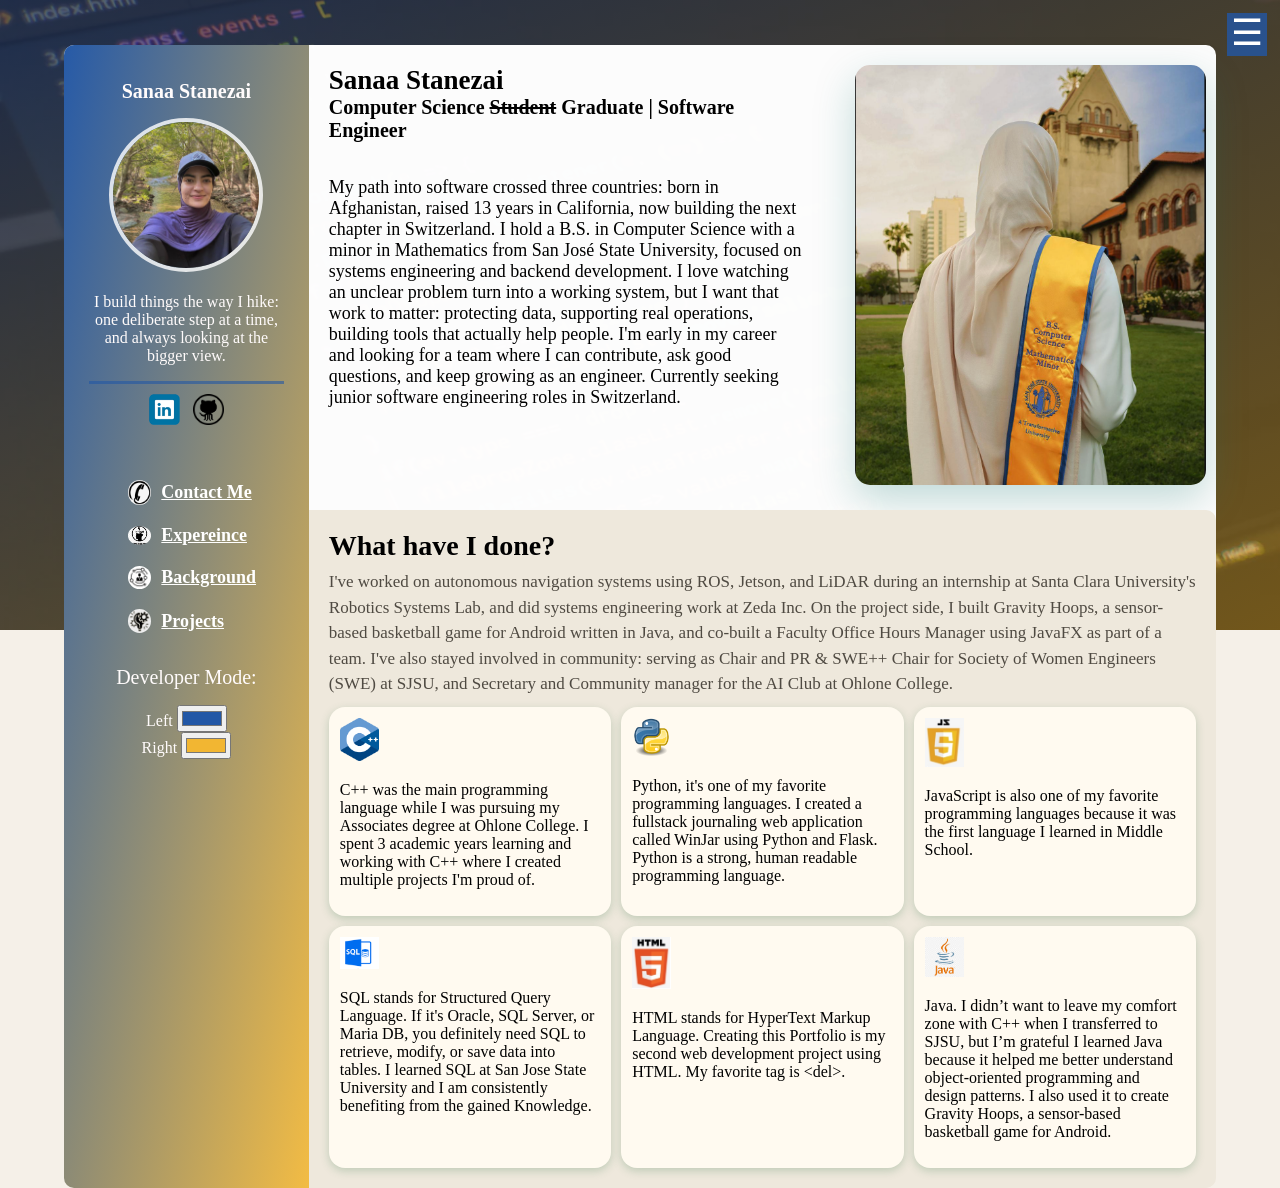
<file: index.html>
<!DOCTYPE html>
<html lang="en">
  <head>
    <link rel="stylesheet" />
    <link rel="stylesheet" href="./css/mainpage.css" />
    <meta charset="UTF-8" />
    <meta http-equiv="X-UA-Compatible" content="IE=edge" />
    <meta name="viewport" content="width=device-width, initial-scale=1.0" />
    <title>Sanaa Stanezai Portfolio</title>
  </head>
  <body>
    <header>
      <p id="menu-icon" onclick="openMenu()">&#9776;</p>
      <div id="navigation__background"></div>
      <nav id="navContent">
        <a href="javascript:void(0)" id="closebtn" onclick="closeMenu()"
          >&times;</a
        >
        <ul>
          <li><a href="./index.html">Home Page</a></li>
          <li><a href="./background/">Background</a></li>
          <li><a href="../experience/">Work Experience</a></li>
          <li><a href="./contact/">Contact me</a></li>
          <li><a href="./projects/">Projects</a></li>
        </ul>
      </nav>
    </header>

    <main id="wrapper">
      <section id="section-left">
        <article>
          <h1>Sanaa Stanezai</h1>
          <img src="images/Sanaa.jpeg" id="ProfileImg" />
          <p>
            I build things the way I hike: one deliberate step at a time, and always looking at the bigger view.
          </p>
          <section id="Section-links">
            <!-- <a href="https://www.facebook.com/zia.wsi/"
              ><img src="/images/facebook.png" alt="facebook"
            /></a> -->
            <a href="https://www.linkedin.com/in/sanaastanezai/"
              ><img src="./images/linkedin.png" alt="LinkedIn"
            /></a>
            <a href="https://github.com/Sanaa-3"
              ><img src="images/Github.png" alt="Github"
            /></a>
          </section>
          <section id="sectionProLinks">
            <a href="./contact/"
              ><img src="./images/contactme.jpg" id="proImage" />Contact Me</a
            >
            <a href="./experience/"
              ><img src="./images/experience.png" id="proImage" />Expereince
            </a>
            <a href="./background/"
              ><img src="./images/background.jpg" id="proImage" />Background
            </a>
            <a href="./projects/"
              ><img src="./images/Projects.jpg" id="proImage" />Projects
            </a>
          </section>
          <section id="developer-mode">
            <br />
            <label id="change-color">Developer Mode: </label>
            <p>
              <label id="lbl-left" name="color-left">Left</label>
              <input
                type="color"
                id="color-left"
                value="#2257a6"
                onchange="bgcolChange()"
              /><br />
              <label id="lbl-right" name="color-right">Right</label>
              <input
                type="color"
                id="color-right"
                value="#f2b632"
                onchange="bgcolChange()"
              />
            </p>
          </section>
        </article>
      </section>
      <section id="section-right-top">
        <span id="span-left"
          ><h1>Sanaa Stanezai</h1>
          <h2> Computer Science <del>Student</del> Graduate | Software Engineer </h2>
          <p>
            My path into software crossed three countries: born in Afghanistan, 
            raised 13 years in California, now building the next chapter in Switzerland.

            I hold a B.S. in Computer Science with a minor in Mathematics from San José State University, 
            focused on systems engineering and backend development. I love watching an unclear problem 
            turn into a working system, but I want that work to matter: protecting data, supporting real operations, 
            building tools that actually help people.

            I'm early in my career and looking for a team where I can contribute, ask good questions, 
            and keep growing as an engineer. Currently seeking junior software engineering roles in Switzerland.
          </p>
          <!-- <span id="span_leftLink">
            <abbr title="games"><a href="./games/" id="visitButton">Play a Game!</a></abbr
            ><abbr title="Other Pages"
            ></span> -->
        </span>
        <span id="span-right"
          ><img
            src="./images/HomePagePic.png"
            alt="Thanking God"
            id="ThanksGodImg"
          />
        </span>
      </section>
      <section id="section-right">
        <span id="section-right-span">
          <h1>What have I done?</h1>
          <p>
            I've worked on autonomous navigation systems using ROS, Jetson, and LiDAR during 
            an internship at Santa Clara University's Robotics Systems Lab, and did systems 
            engineering work at Zeda Inc. On the project side, I built Gravity Hoops, 
            a sensor-based basketball game for Android written in Java, and co-built a 
            Faculty Office Hours Manager using JavaFX as part of a team. I've also stayed 
            involved in community: serving as Chair and PR & SWE++ Chair for Society of Women Engineers (SWE) at SJSU, and 
            Secretary and Community manager for the AI Club at Ohlone College.
          </p>
        </span>

        <article id="article-c++">
          <img src="./images/cpp.webp" alt="C++-Logo" />
          <p>
            C++ was the main programming language while I was pursuing my
            Associates degree at Ohlone College. I spent 3 academic years learning and working with C++
            where I created multiple projects I'm proud of.
          </p>
        </article>
        <article id="article-python">
          <img src="./images/python.png" alt="Python-Logo" />
          <p>
            Python, it's one of my favorite programming languages. I created a fullstack journaling web
            application called WinJar using Python and Flask. Python is a
            strong, human readable programming language.
          </p>
        </article>
        <article id="article-javascript">
          <img src="./images/js.jpg" alt="Javascript-Logo" />
          <p>
            JavaScript is also one of my favorite programming languages because it
            was the first language I learned in Middle School.
          </p>
        </article>
        <article id="article-sql">
          <img src="./images/sql.png" alt="SQL-Logo" />
          <p>
            SQL stands for Structured Query Language. If it's Oracle, SQL Server,
            or Maria DB, you definitely need SQL to retrieve, modify, or save
            data into tables. I learned SQL at San Jose State University and I am
            consistently benefiting from the gained Knowledge.
          </p>
        </article>
        <article id="article-html">
          <img src="./images/html.jpg" alt="HTML-Logo" />
          <p>
            HTML stands for HyperText Markup Language. Creating this Portfolio 
            is my second web development project using HTML. My favorite tag
            is &lt;del&gt;.
          </p>
        </article>
        <article id="article-java">
          <img src="./images/java.png" alt="Java-Logo" />
          <p>
            Java. I didn’t want to leave my comfort zone with C++ when I transferred 
            to SJSU, but I’m grateful I learned Java because it helped me better understand 
            object-oriented programming and design patterns. I also used it to create Gravity
             Hoops, a sensor-based basketball game for Android.
          </p>
        </article>
      </section>
    </main>
    <article id="PopupNew">
      <img src="./images/newyear.jpg" id="newyear" />
    </article>
    <script src="./javascript/javascript.js"></script>
  </body>
</html>
</file>
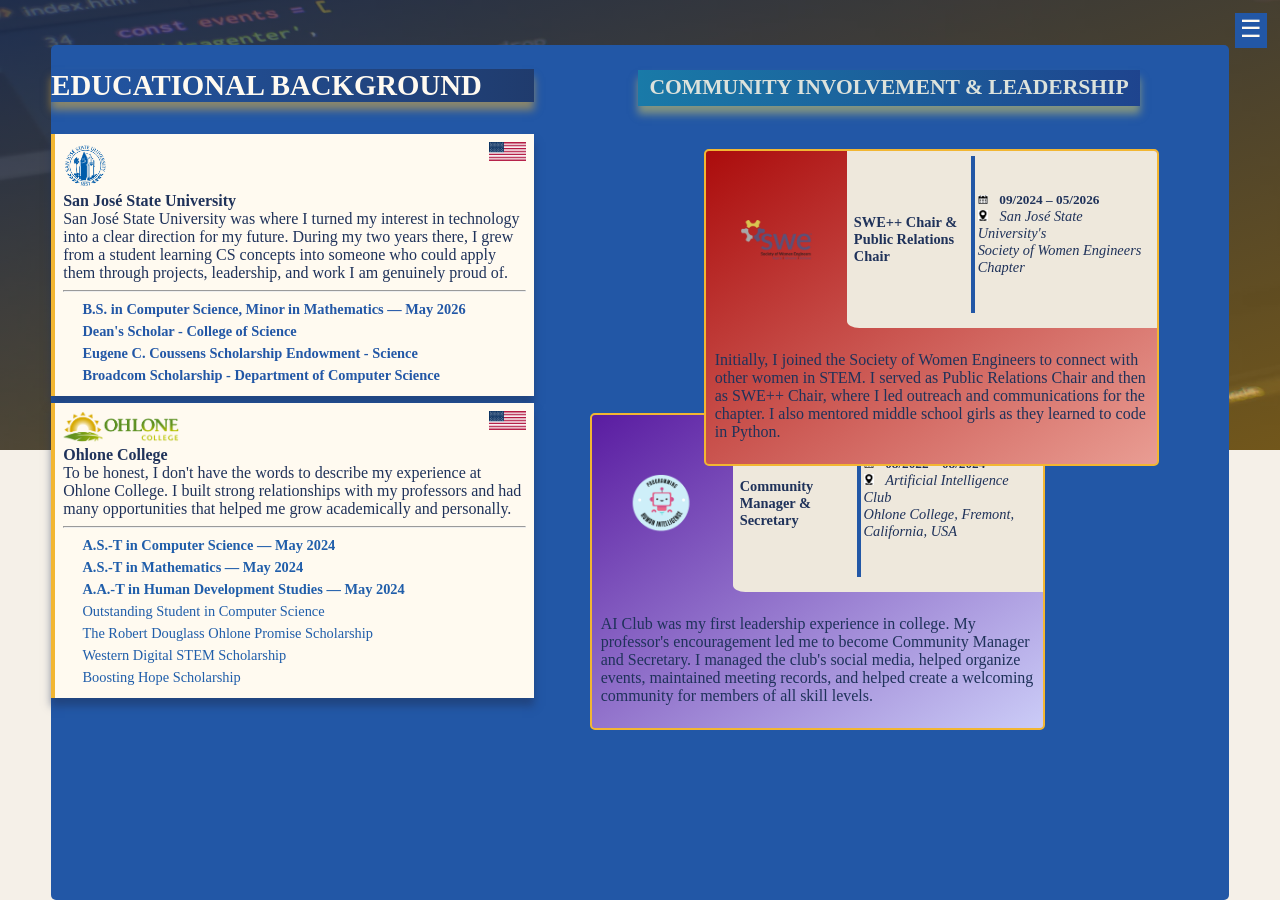
<file: background/index.html>
<!DOCTYPE html>
<html lang="en">
  <head>
    <link
      href="https://fonts.googleapis.com/css?family=Kalam"
      rel="stylesheet"
    />
    <link rel="stylesheet" href="../css/background.css" />
    <meta charset="UTF-8" />
    <meta http-equiv="X-UA-Compatible" content="IE=edge" />
    <meta name="viewport" content="width=device-width, initial-scale=1.0" />
    <title>Background | Sanaa Stanezai</title>
  </head>
  <body>
    <header>
      <p id="menu-icon" onclick="openMenu()">&#9776;</p>
      <div id="navigation__background"></div>
      <nav id="navContent">
        <a href="javascript:void(0)" id="closebtn" onclick="closeMenu()"
          >&times;</a
        >
        <ul>
          <li><a href="../index.html">Home Page</a></li>
          <li><a href="../background/">Background</a></li>
          <li><a href="../experience/">Experience</a></li>
          <li><a href="../contact/">Contact Me</a></li>
          <li><a href="../projects/">Projects</a></li>
        </ul>
      </nav>
    </header>

    <main id="wrapperbkg">
      <section id="section-info">
        <h1>Educational Background</h1>

        <div id="sjsu" class="art-all">
          <img class="big-logo" src="../images/sjsu.png" alt="SJSU logo" />
          <abbr title="Degree Location: United States of America">
            <img id="img-location" src="../images/usaflag.webp" alt="USA flag" />
          </abbr>
          <h2>San José State University</h2>

          <div class="education-details">
            <p>
              San José State University was where I turned my interest in
              technology into a clear direction for my future. During my two
              years there, I grew from a student learning CS concepts into
              someone who could apply them through projects, leadership, and
              work I am genuinely proud of.
            </p>
            <hr />
            <ul>
              <li>
                <strong>
                  <a href="https://drive.google.com/file/d/13r44Kr8G7DQvX1ex4oTI_jkxrCmm3jZp/view?usp=sharing" target="_blank" rel="noopener noreferrer">
                    B.S. in Computer Science, Minor in Mathematics — May 2026
                  </a>
                </strong>
              </li>
              <li>
                <a href="https://drive.google.com/file/d/1CS84oChz7kwqJPTGxJwVQ5xrPa9W3bMv/view?usp=sharing" target="_blank" rel="noopener noreferrer">
                  Dean's Scholar - College of Science
                </a>
              </li>
              <li>
                <a href="https://drive.google.com/file/d/1PF7adMMnn6h1o_n6OfIHgF4vII6mYUUw/view?usp=sharing" target="_blank" rel="noopener noreferrer">
                  Eugene C. Coussens Scholarship Endowment - Science
                </a>
              </li>
              <li>
                <a href="https://drive.google.com/file/d/1KFO1oPufxUKeJh7vyu1zgtsliHA0roFY/view?usp=sharing" target="_blank" rel="noopener noreferrer">
                  Broadcom Scholarship - Department of Computer Science
                </a>
              </li>
            </ul>
          </div>
        </div>

        <div id="art-pcoders" class="art-all">
          <img class="big-logo" src="../images/ohlonelogo.png" alt="Ohlone College logo" />
          <abbr title="Degree Location: United States of America">
            <img id="img-location" src="../images/usaflag.webp" alt="USA flag" />
          </abbr>
          <h2>Ohlone College</h2>

          <div class="education-details">
            <p>
              To be honest, I don't have the words to describe my experience at
              Ohlone College. I built strong relationships with my professors
              and had many opportunities that helped me grow academically and
              personally.
            </p>
            <hr />
            <ul>
              <li>
                <strong>A.S.-T in Computer Science — May 2024</strong>
              </li>

              <li>
                <strong>A.S.-T in Mathematics — May 2024</strong>
              </li>

              <li>
                <strong>A.A.-T in Human Development Studies — May 2024</strong>
              </li>

              <li>Outstanding Student in Computer Science</li>

              <li>The Robert Douglass Ohlone Promise Scholarship </li>
              <li>Western Digital STEM Scholarship </li>
              <li>Boosting Hope Scholarship </li>
            </ul>
          </div>
        </div>
      </section>

      <section id="section-background">
          <h1 id="community-heading">Community Involvement &amp; Leadership</h1>
        <article id="article-first">
          <span id="article-span">
            <a href="https://sjsu.swe.org/" target="_blank" rel="noopener noreferrer">
              <img src="../images/swe.webp" alt="Society of Women Engineers logo" />
            </a>
            <span id="article-span-span">
              <h4>SWE++ Chair &amp;<br />Public Relations Chair</h4>
              <span>
                <h5>
                  <img src="../images/calendar-icon-vector-22895109.jpg" alt="" />
                  09/2024 – 05/2026
                </h5>
                <address>
                  <img src="../images/address.png" alt="" />
                  San José State University's<br />Society of Women Engineers Chapter
                </address>
              </span>
            </span>
          </span>
          <p>
            Initially, I joined the Society of Women Engineers to connect with
            other women in STEM. I served as Public Relations Chair and then as
            SWE++ Chair, where I led outreach and communications for the chapter.
            I also mentored middle school girls as they learned to code in Python.
          </p>
        </article>

        <article id="article-two">
          <span id="article-span">
            <a href="https://www.instagram.com/ohloneaiclub/?hl=en" target="_blank" rel="noopener noreferrer">
              <img src="../images/aiclub.png" alt="Ohlone AI Club logo" />
            </a>
            <span id="article-span-span">
              <h4>Community Manager &amp;<br />Secretary</h4>
              <span>
                <h5>
                  <img src="../images/calendar-icon-vector-22895109.jpg" alt="" />
                  08/2022 – 08/2024
                </h5>
                <address>
                  <img src="../images/address.png" alt="" />
                  Artificial Intelligence Club<br />
                  Ohlone College, Fremont, California, USA
                </address>
              </span>
            </span>
          </span>
          <p>
            AI Club was my first leadership experience in college. My professor's
            encouragement led me to become Community Manager and Secretary. I
            managed the club's social media, helped organize events, maintained
            meeting records, and helped create a welcoming community for members
            of all skill levels.
          </p>
        </article>
      </section>
    </main>

    <script src="../javascript/javascript.js"></script>
  </body>
</html>
</file>
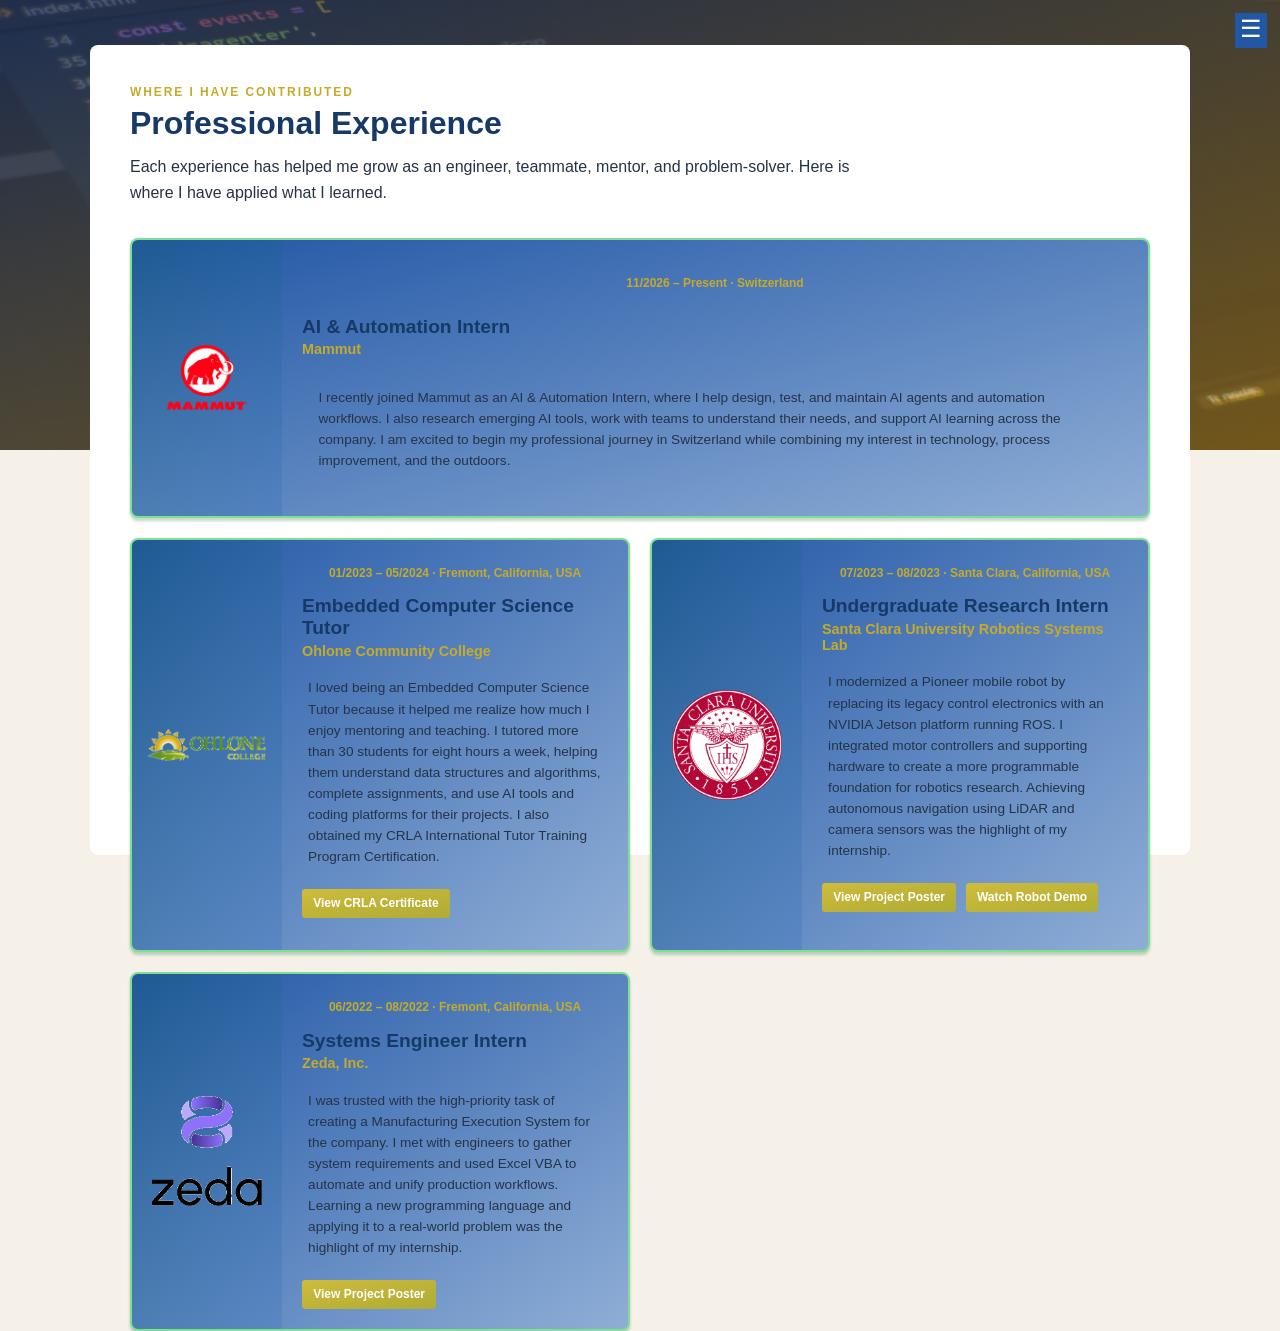
<file: experience/index.html>
<!DOCTYPE html>
<html lang="en">
  <head>
    <link rel="stylesheet" href="../css/background.css" />
    <link rel="stylesheet" href="../css/experience.css" />
    <meta charset="UTF-8" />
    <meta http-equiv="X-UA-Compatible" content="IE=edge" />
    <meta name="viewport" content="width=device-width, initial-scale=1.0" />
    <title>Experience | Sanaa Stanezai</title>
  </head>
  <body>
    <header>
      <p id="menu-icon" onclick="openMenu()">&#9776;</p>
      <div id="navigation__background"></div>
      <nav id="navContent">
        <a href="javascript:void(0)" id="closebtn" onclick="closeMenu()">&times;</a>
        <ul>
          <li><a href="../index.html">Home Page</a></li>
          <li><a href="../background/">Background</a></li>
          <li><a href="../experience/">Experience</a></li>
          <li><a href="../contact/">Contact Me</a></li>
          <li><a href="../projects/">Projects</a></li>
        </ul>
      </nav>
    </header>

    <main id="experience-page">
      <section class="experience-intro">
        <p class="section-label">WHERE I HAVE CONTRIBUTED</p>
        <h1>Professional Experience</h1>
        <p>
          Each experience has helped me grow as an engineer, teammate, mentor,
          and problem-solver. Here is where I have applied what I learned.
        </p>
      </section>

      <section class="experience-grid">
        <article class="experience-card featured-experience">
          <div class="experience-logo">
            <a href="https://www.mammut.com/" target="_blank" rel="noopener noreferrer">
              <img src="../images/mammut.png" alt="Mammut logo" />
            </a>
          </div>
          <div class="experience-content">
            <p class="experience-date">11/2026 – Present · Switzerland</p>
            <h2>AI &amp; Automation Intern</h2>
            <h3>Mammut</h3>
            <p>
              I recently joined Mammut as an AI &amp; Automation Intern, 
              where I help design, test, and maintain AI agents and automation workflows. 
              I also research emerging AI tools, work with teams to understand their needs, 
              and support AI learning across the company. I am excited to begin my 
              professional journey in Switzerland while combining my interest in technology,
              process improvement, and the outdoors.
            </p>
          </div>
        </article>

        <article class="experience-card">
          <div class="experience-logo">
            <a href="https://www.ohlone.edu/" target="_blank" rel="noopener noreferrer">
              <img src="../images/ohlonelogo.png" alt="Ohlone College logo" />
            </a>
          </div>
          <div class="experience-content">
            <p class="experience-date">01/2023 – 05/2024 · Fremont, California, USA</p>
            <h2>Embedded Computer Science Tutor</h2>
            <h3>Ohlone Community College</h3>
            <p>
              I loved being an Embedded Computer Science Tutor because it helped
              me realize how much I enjoy mentoring and teaching. I tutored more
              than 30 students for eight hours a week, helping them understand
              data structures and algorithms, complete assignments, and use AI
              tools and coding platforms for their projects.

              I also obtained my CRLA International Tutor Training Program Certification.

              <div class="experience-links">
              <a href="https://drive.google.com/file/d/1crjp1Ae_Su4-ireQcYCEhN6z4MJ4jiOa/view?usp=sharing" target="_blank" rel="noopener noreferrer">View CRLA Certificate</a>
            </div>
            </p>
          </div>
        </article>

        <article class="experience-card">
          <div class="experience-logo">
            <a href="https://www.scu.edu/engineering/labs--research/labs/robotic-systems-lab/" target="_blank" rel="noopener noreferrer">
              <img src="../images/scu.webp" alt="Santa Clara University logo" />
            </a>
          </div>
          <div class="experience-content">
            <p class="experience-date">07/2023 – 08/2023 · Santa Clara, California, USA</p>
            <h2>Undergraduate Research Intern</h2>
            <h3>Santa Clara University Robotics Systems Lab</h3>
            <p>
              I modernized a Pioneer mobile robot by replacing its legacy control
              electronics with an NVIDIA Jetson platform running ROS. I integrated
              motor controllers and supporting hardware to create a more
              programmable foundation for robotics research. Achieving autonomous
              navigation using LiDAR and camera sensors was the highlight of my internship.
            </p>
            <div class="experience-links">
              <a href="https://drive.google.com/file/d/1YhQgRKAZLiJKjds8xnyAPMmK_Qg6fGPA/view?usp=sharing" target="_blank" rel="noopener noreferrer">View Project Poster</a>
              <a href="https://drive.google.com/file/d/1Axq8AyDSx8q7t3Zu-mJaMgQc-SthbMRo/view?usp=sharing" target="_blank" rel="noopener noreferrer">Watch Robot Demo</a>
            </div>
          </div>
        </article>

        <article class="experience-card">
          <div class="experience-logo">
            <a href="https://www.z8a.com/" target="_blank" rel="noopener noreferrer">
              <img src="../images/zeda.png" alt="Zeda logo" />
            </a>
          </div>
          <div class="experience-content">
            <p class="experience-date">06/2022 – 08/2022 · Fremont, California, USA</p>
            <h2>Systems Engineer Intern</h2>
            <h3>Zeda, Inc.</h3>
            <p>
              I was trusted with the high-priority task of creating a Manufacturing
              Execution System for the company. I met with engineers to gather
              system requirements and used Excel VBA to automate and unify
              production workflows. Learning a new programming language and
              applying it to a real-world problem was the highlight of my internship.
            </p>
            <div class="experience-links">
              <a href="https://docs.google.com/presentation/d/1Vh11tpEjgflU6zjbH2adVwfu2jbktu5F/edit?usp=sharing&amp;ouid=117404955061489501781&amp;rtpof=true&amp;sd=true" target="_blank" rel="noopener noreferrer">View Project Poster</a>
            </div>
          </div>
        </article>
      </section>
    </main>

    <script src="../javascript/javascript.js"></script>
  </body>
</html>
</file>
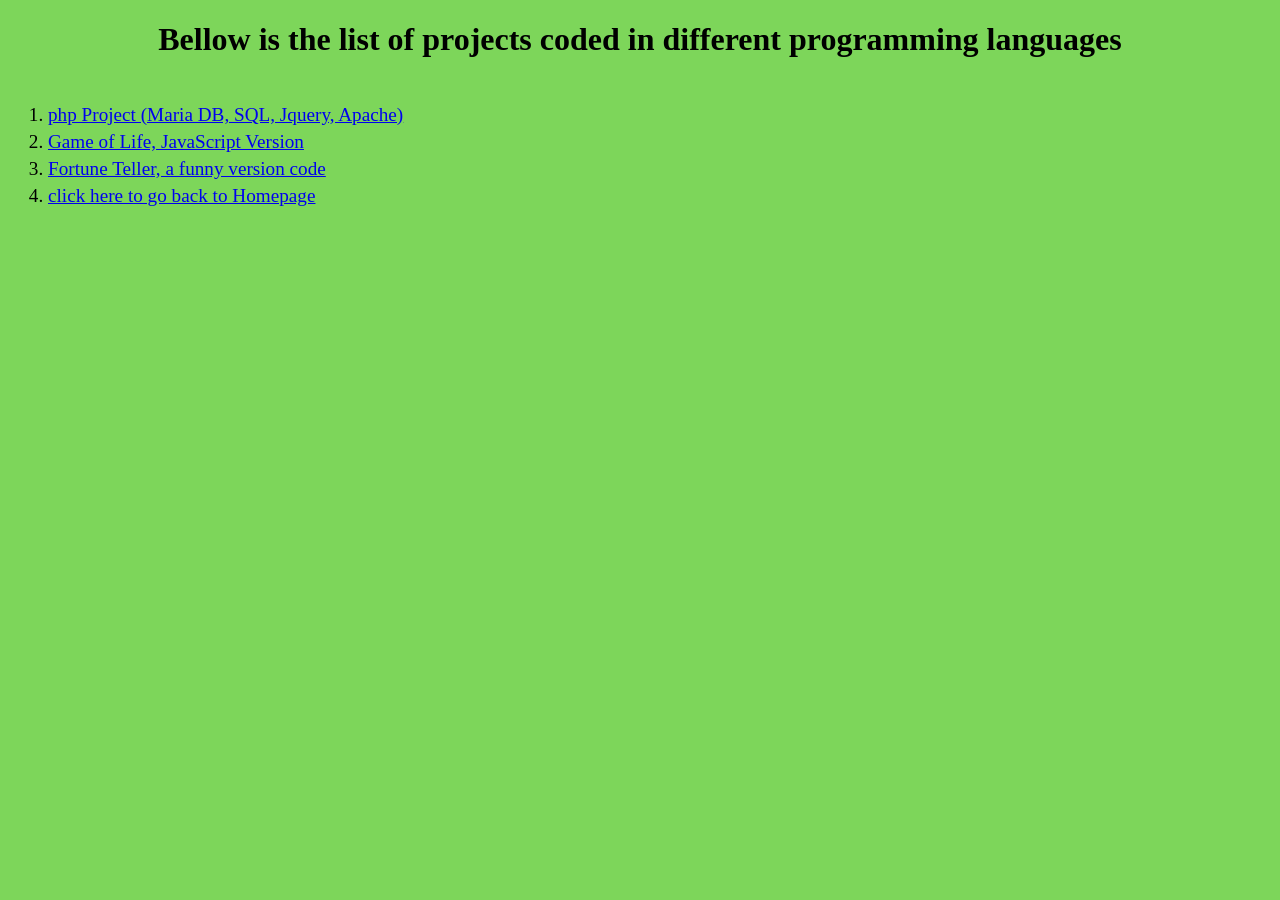
<file: OtherPages/index.html>
<!DOCTYPE html>
<html lang="en">
  <head>
    <meta charset="UTF-8" />
    <meta http-equiv="X-UA-Compatible" content="IE=edge" />
    <meta name="viewport" content="width=device-width, initial-scale=1.0" />
    <title>Comming Soon</title>
    <style>
      body {
        background-color: rgb(125, 214, 90);
      }
      div {
        display: flex;
        align-items: flex-start;
        flex-direction: column;
        font-size: 120%;
      }
      li {
        padding-top: 5px;
      }
      h1 {
        text-align: center;
      }
    </style>
  </head>
  <body>
    <h1>
      Bellow is the list of projects coded in different programming languages
    </h1>
    <div>
      <ol>
        <li>
          <a id="phpplatform" href="http://discountforeveryone.atwebpages.com/"
            >php Project (Maria DB, SQL, Jquery, Apache)</a
          >
        </li>
        <li>
          <a id="GameOfLife" href="./projects/GameofLife"
            >Game of Life, JavaScript Version</a
          >
        </li>
        <li>
          <a id="GameOfLife" href="./projects/FortunteTeller/"
            >Fortune Teller, a funny version code</a
          >
        </li>
        <li>
          <a id="goHomePage" href="../index.html"
            >click here to go back to Homepage</a
          >
        </li>
      </ol>
    </div>
    <!-- <script>
      getText = 5000;
      function reduceNumber() {
        getText = parseInt(getText);
        if (getText > 0) {
          getText = getText - 1;
          textToDisplay = `Within ${getText} seconds you will redirect to 000webhostapp for my project in Apache, MYSQL and PHP.`;
          document.getElementById("timer4Sec").innerHTML = textToDisplay;
        } else {
          window.location.href =
            "https://myprojectpowercoders.000webhostapp.com/";
          clearInterval(myInterval);
        }
      }
      myInterval = setInterval(reduceNumber, 1000);
    </script> -->
  </body>
</html>
</file>
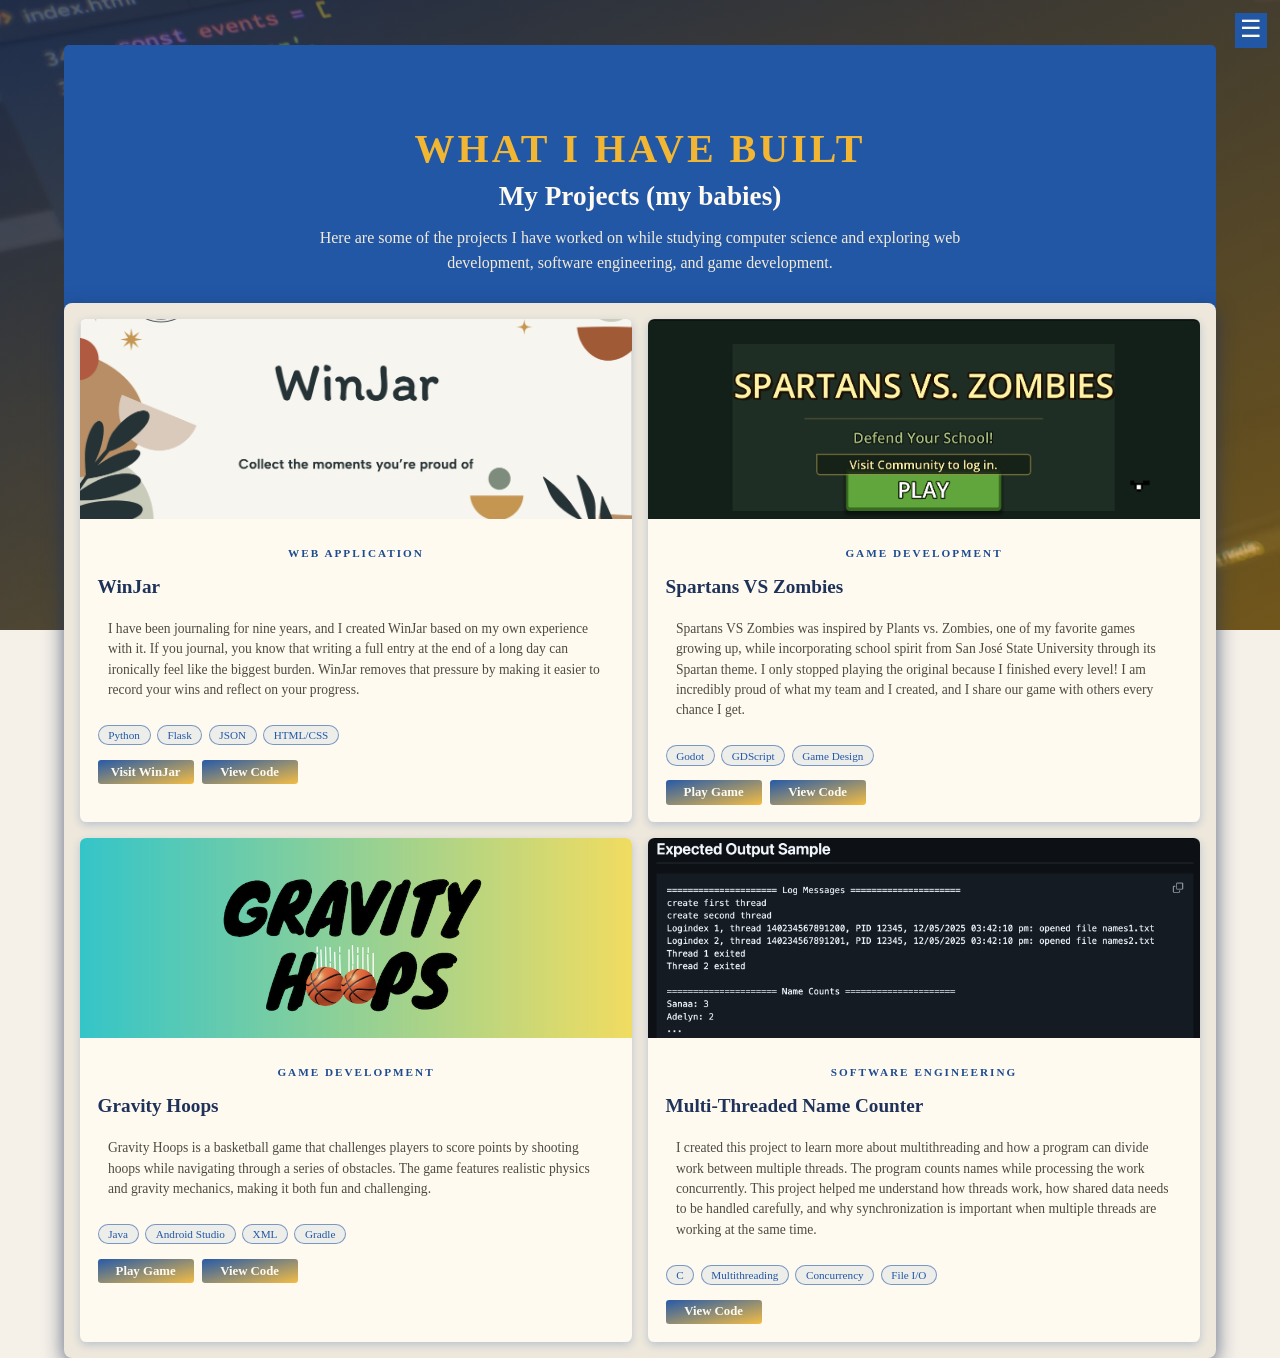
<file: projects/index.html>
<!DOCTYPE html>
<html lang="en">
  <head>

    <link rel="stylesheet" href="../css/background.css" />
    <link rel="stylesheet" href="../css/projects.css" />

    <meta charset="UTF-8" />
    <meta http-equiv="X-UA-Compatible" content="IE=edge" />
    <meta name="viewport" content="width=device-width, initial-scale=1.0" />

    <title>Projects | Sanaa</title>
  </head>

  <body>
    <header>
      <p id="menu-icon" onclick="openMenu()">&#9776;</p>
      <div id="navigation__background"></div>

      <nav id="navContent">
        <a href="javascript:void(0)" id="closebtn" onclick="closeMenu()"
          >&times;</a
        >

        <ul>
          <li><a href="../index.html">Home Page</a></li>
          <li><a href="../background/">Background</a></li>
          <li><a href="../experience/">Work Experience</a></li>
          <li><a href="../contact/">Contact me</a></li>
          <li><a href="../projects/">Projects</a></li>
        </ul>
      </nav>
    </header>

    <main id="projects-page">
      <section class="projects-intro">
        <p class="section-label">WHAT I HAVE BUILT</p>

        <h1>My Projects (my babies)</h1>

        <p>
          Here are some of the projects I have worked on while studying
          computer science and exploring web development, software engineering,
          and game development.
        </p>
      </section>

      <section class="projects-grid">
        <article class="project-card">
          <div class="project-image">
            <img
              src="../images/WinJar.png"
              alt="Screenshot of the WinJar web application"
            />
          </div>

          <div class="project-content">
            <p class="project-type">WEB APPLICATION</p>

            <h2>WinJar</h2>

            <p>
              I have been journaling for nine years, and I created
               WinJar based on my own experience with it. If you journal, 
               you know that writing a full entry at the end of a long day can 
               ironically feel like the biggest burden. WinJar removes that pressure
                by making it easier to record your wins and reflect on your progress.
            </p>

            <div class="project-tools">
              <span>Python</span>
              <span>Flask</span>
              <span>JSON</span>
              <span>HTML/CSS</span>
            </div>

            <div class="project-links">
              <a
                href="https://winjar-journaling.onrender.com/"
                target="_blank"
                rel="noopener noreferrer"
              >
                Visit WinJar
              </a>

              <a
                href="https://github.com/Sanaa-3/WinJar"
                target="_blank"
                rel="noopener noreferrer"
              >
                View Code
              </a>
            </div>
          </div>
        </article>

        <article class="project-card">
          <div class="project-image">
            <img
              src="../images/SpartansVSZombies.png"
              alt="Screenshot of the Spartans VS Zombies game"
            />
          </div>

          <div class="project-content">
            <p class="project-type">GAME DEVELOPMENT</p>

            <h2>Spartans VS Zombies</h2>

            <p>
              Spartans VS Zombies was inspired by Plants vs. Zombies, one of my favorite 
              games growing up, while incorporating school spirit from San José State 
              University through its Spartan theme. I only stopped playing the original
               because I finished every level! I am incredibly proud of what my team and
                I created, and I share our game with others every chance I get.
            </p>

            <div class="project-tools">
              <span>Godot</span>
              <span>GDScript</span>
              <span>Game Design</span>
            </div>

            <div class="project-links">
              <a
                href="https://team100.itch.io/spartans-vs-zombies"
                target="_blank"
                rel="noopener noreferrer"
              >
                Play Game
              </a>

              <a
                href="https://github.com/Sanaa-3/Spartans-VS-Zombies"
                target="_blank"
                rel="noopener noreferrer"
              >
                View Code
              </a>
            </div>
          </div>
        </article>
        

        <article class="project-card">
          <div class="project-image">
            <img
              src="../images/GravityHoops.png"
              alt="Screenshot of the Gravity Hoops game"
            />
          </div>

          <div class="project-content">
            <p class="project-type">GAME DEVELOPMENT</p>

            <h2>Gravity Hoops</h2>

            <p>
              Gravity Hoops is a basketball game that challenges players to score points 
              by shooting hoops while navigating through a series of obstacles. The game 
              features realistic physics and gravity mechanics, making it both fun and challenging.
            </p>

            <div class="project-tools">
              <span>Java</span>
              <span>Android Studio</span>
              <span>XML</span>
              <span>Gradle</span>
            </div>

            <div class="project-links">
              <a
                href="https://appetize.io/app/b_q2dvhqoraylqd7fwirbfroqujm?device=pixel7&osVersion=13.0&toolbar=true"
                target="_blank"
                rel="noopener noreferrer"
              >
                Play Game
              </a>

              <a
                href="https://github.com/Sanaa-3/Gravity-Hoops"
                target="_blank"
                rel="noopener noreferrer"
              >
                View Code
              </a>
            </div>
          </div>
        </article>
        
        <article class="project-card">
          <div class="project-image">
            <img
              src="../images/MultiThreadedNameCounter.png"
              alt="Screenshot of the Multi-Threaded Name Counter project"
            />
          </div>

          <div class="project-content">
            <p class="project-type">SOFTWARE ENGINEERING</p>

            <h2>Multi-Threaded Name Counter</h2>

            <p>
              I created this project to learn more about multithreading and how a program
            can divide work between multiple threads. The program counts names while
            processing the work concurrently. This project helped me understand how
            threads work, how shared data needs to be handled carefully, and why
            synchronization is important when multiple threads are working at the same
            time.
            </p>

            <div class="project-tools">
            <span>C</span>
            <span>Multithreading</span>
            <span>Concurrency</span>
            <span>File I/O</span>
          </div>

            <div class="project-links">
              <a
                href="https://github.com/Sanaa-3/Multithreaded-Name-Counter"
                target="_blank"
                rel="noopener noreferrer"
              >
                View Code
              </a>
            </div>
          </div>
        </article>


      </section>
    </main>

    <footer>
      <p>© 2024 Sanaa Stanezai</p>
    </footer>

    <script src="../javascript/javascript.js"></script>
  </body>
</html>
</file>
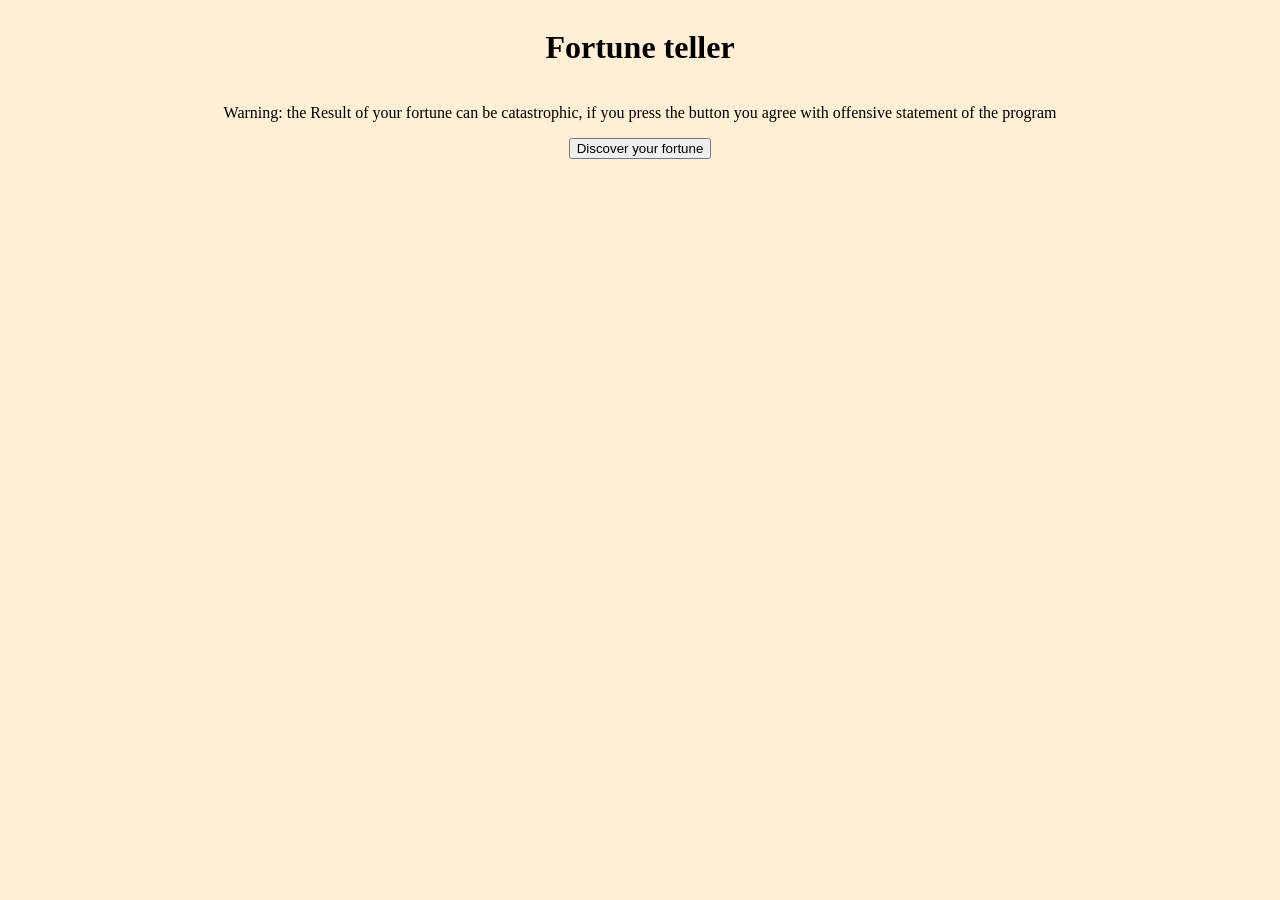
<file: OtherPages/games/FortunteTeller/index.html>
<!DOCTYPE html>
<html lang="en">
  <head>
    <link rel="stylesheet" href="celebr.css" />
    <meta charset="UTF-8" />
    <meta http-equiv="X-UA-Compatible" content="IE=edge" />
    <meta name="viewport" content="width=device-width, initial-scale=1.0" />
    <title>Fortune Teller</title>
  </head>
  <body>
    <div class="celebrations">
      <div class="celeb-piece"></div>
      <div class="celeb-piece"></div>
      <div class="celeb-piece"></div>
      <div class="celeb-piece"></div>
      <div class="celeb-piece"></div>
      <div class="celeb-piece"></div>
      <div class="celeb-piece"></div>
      <div class="celeb-piece"></div>
      <div class="celeb-piece"></div>
      <div class="celeb-piece"></div>
      <div class="celeb-piece"></div>
      <div class="celeb-piece"></div>
      <div class="celeb-piece"></div>
    </div>
    <div class="container">
      <h1>Fortune teller</h1>
      <p>
        Warning: the Result of your fortune can be catastrophic, if you press
        the button you agree with offensive statement of the program
      </p>
      <input
        type="button"
        value="Discover your fortune"
        onclick=" celebClasses('confetti', 'confetti-piece')"
      />
    </div>
    <script>
      function celebClasses(
        celebMain = "celebrations",
        celePiece = "celeb-piece"
      ) {
        celebr = document.querySelector(".celebrations");
        celebr_piece = document.querySelectorAll(".celeb-piece");
        if (celebr == undefined) {
          celebr = document.querySelector(".confetti");
          celebr_piece = document.querySelectorAll(".confetti-piece");
        } else {
          setTimeout(fortunediscoverer, 500);
        }
        celebr.setAttribute(`class`, celebMain);
        celebr_piece.forEach((element) => {
          element.setAttribute(`class`, celePiece);
        });
      }
      function fortunediscoverer() {
        let partnerName = [
          "Ahmad",
          "John",
          "Amin",
          "Adnan",
          "David",
          "Miller",
          "Butler",
          "Christiano",
          "Faisal",
          "Chuan Li",
          "Sheik Zabir",
        ];
        let numberOfChildren = [1, 4, 3, 0, 5, 3, 10, 5, 2, 4];
        let locations = [
          "Paris",
          "Zurich",
          "Zug",
          "Heaven",
          "Hell",
          "New York",
          "Ontario",
          "Basel",
          "California",
          "Olten",
        ];
        let jobs = [
          "Programmer",
          "Driver",
          "Instructor",
          "Broker",
          "Film Star",
          "Criminal",
          "UnderCover Police",
          "Commando",
          "Cook",
          "Writter",
        ];
        let NameAndLocation = Math.floor(Math.random() * 10);
        let ChildrenAndJobTitle = Math.floor(Math.random() * 10);
        let Yourfortune = ` You will be Married to ${partnerName[NameAndLocation]} with ${numberOfChildren[ChildrenAndJobTitle]} Kid(s) and you will be working at ${locations[NameAndLocation]} as a ${jobs[ChildrenAndJobTitle]} 😜`;
        alert(Yourfortune);
        //setTimeout celeb-piece

        TermintateCelebrations = setTimeout(celebClasses, 1000);
      }
    </script>
  </body>
</html>
</file>
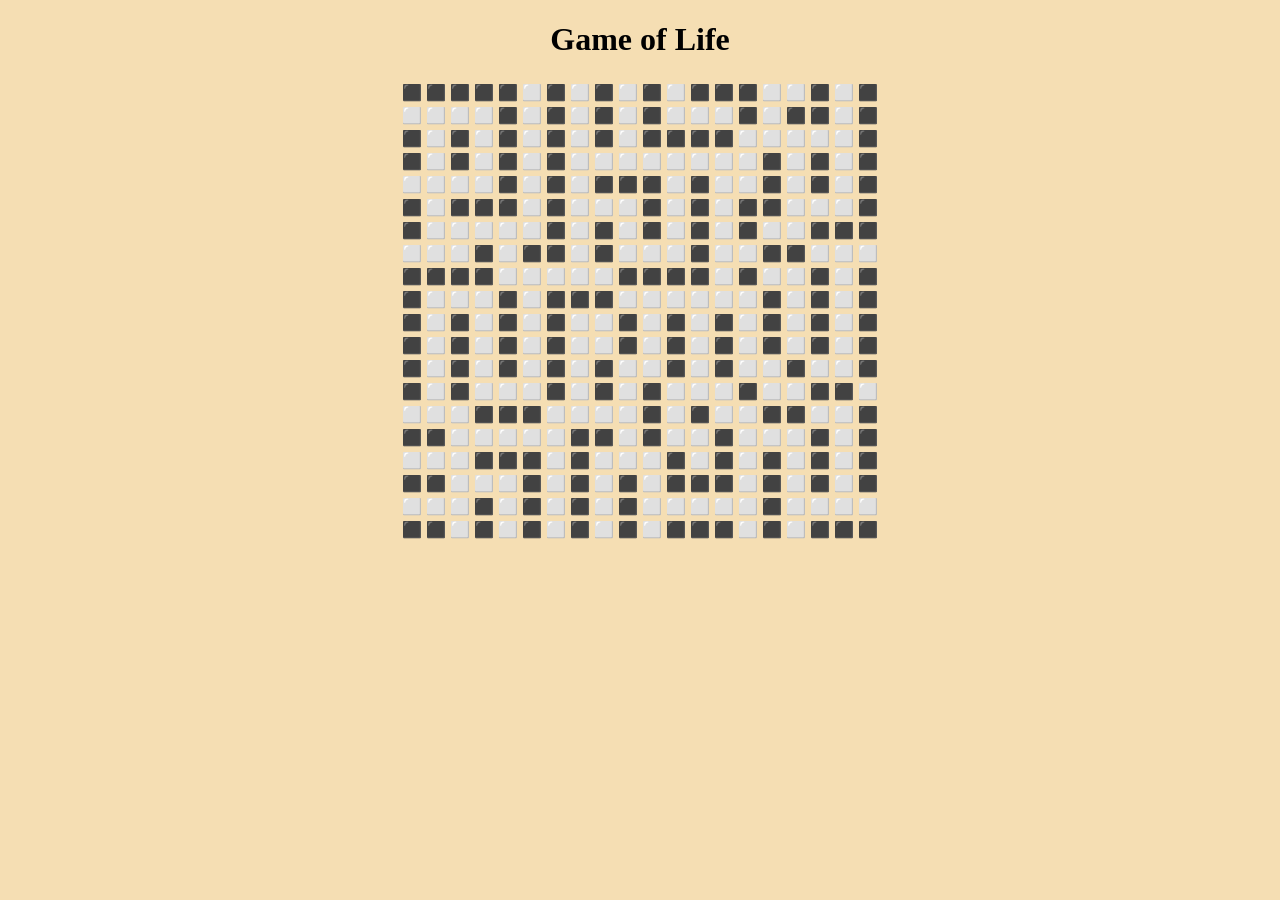
<file: OtherPages/games/GameofLife/index.html>
<!DOCTYPE html>
<html lang="en">
  <head>
    <meta charset="UTF-8" />
    <meta http-equiv="X-UA-Compatible" content="IE=edge" />
    <meta name="viewport" content="width=device-width, initial-scale=1.0" />
    <title>Game of Life</title>
  </head>
  <body style="background: wheat">
    <h1 style="text-align: center">Game of Life</h1>
    <div id="container" style="text-align: center"></div>

    <script src="./JavaScript/main.js"></script>
  </body>
</html>
</file>
<file: css/mainpage.css>
html {
  font-size: 20px;
  /* font-family: "Kalam"; */
  font-family: Fira Sans;
}
h2 {
  margin-top: 0rem;
  font-size: 1rem;
}
body {
  margin: 0;
  background-image: linear-gradient(
      to right bottom,
      rgba(31, 50, 90, 0.72),
      rgba(242, 182, 50, 0.45)
    ),
    url(../images/headerphoto.webp);
  background-size: 100% 70%;
  background-repeat: no-repeat;
  height: 100vh;
  background-color: #f5f0e8;
  display: flex;
  flex-direction: column;
  align-items: center;
  position: relative;
}

#navContent {
  min-height: 100vh;
  width: 100vw;
  visibility: hidden;
  z-index: 150;
  /* background-color: rgba(79, 168, 83, 0.87); */
  transition: all 0.8s cubic-bezier(0.68, 0.55, 0.265, 1.55);
}
#navigation__background {
  width: 60px;
  height: 60px;
  border-radius: 50%;
  background-color: rgba(34, 87, 166, 0.96);
  position: fixed;
  top: 0px;
  right: 0px;
  visibility: hidden;
  z-index: 149;
  transition: all 0.6s cubic-bezier(0.86, 0, 0.07, 1);
}

nav #closebtn {
  font-size: 2rem;
  color: white;
  position: absolute;
  right: 0%;
  top: 0%;
  margin-right: 1.8%;
  margin-top: 0.5%;
  z-index: 150;
  text-decoration: none;
}
ul {
  padding: 0;
  width: 98%;
  height: 90%;
  align-items: center;
  justify-content: center;
  display: flex;
  flex-direction: column;
  list-style-type: none;
}
ul > * {
  margin-top: 1rem;
}
li a {
  color: rgb(212, 211, 211);
  text-decoration: none;
  font-size: 1.5rem;
}
header {
  display: flex;
  flex-direction: row-reverse;
  height: 5%;
  justify-content: flex-start;
}
main {
  min-height: 90%;
  width: min(90%, 1200px);
  background-color: rgba(255, 255, 255, 0.986);
  display: grid;
  grid-template-columns: minmax(220px, 0.85fr) 3.15fr;
  grid-template-rows: 1.15fr 1fr;
  grid-template-areas:
  "section-left section-right-top"
  "section-left section-right";
  border-radius: 0.5rem;
}
#menu-icon {
  border: 1px;
  background-color: rgba(34, 87, 166, 0.8);
  color: white;
  cursor: pointer;
  font-size: 1.8rem;
  margin-right: 1%;
  margin-top: 1%;
  position: absolute;
  display: flex;
  align-items: center;
  justify-content: center;
  align-content: center;
  height: 2rem;
  width: 2rem;
  padding-bottom: 3px;
  top: 0%;
  right: 0%;
}
#menu-icon:hover {
  color: yellow;
}
#section-left {
  grid-area: section-left;
  background-image: linear-gradient(
    to right bottom,
    rgba(34, 87, 166, 0.98),
    rgba(242, 182, 50, 0.9)
  );
  border-top-left-radius: 0.5rem;
  border-bottom-left-radius: 0.5rem;
  color: rgb(255, 251, 251);
  text-align: center;
  margin-top: 0px;
  padding: 1.25rem;
}
#section-right-top {
  padding: 1rem 1rem 1rem 1rem;
  grid-area: section-right-top;
  display: grid;
  grid-template-columns: 1.1fr 0.9fr;
  grid-template-rows: 1fr;
  grid-template-areas: "span-left span-right";
}
#span-right {
  grid-area: span-right;
  text-align: center;
}
#span-left {
  grid-area: span-left;
  display: flex;
  flex-direction: column;
  font-size: 0.9rem;
}
#span-left h1 {
  margin: 0;
}
#section-right {
  grid-area: section-right;
  background-color: #eee8dc;
  border-top-right-radius: 0.5rem;
  border-bottom-right-radius: 0.5rem;
  padding: 1rem;

  display: grid;
  grid-template-columns: repeat(3, minmax(0, 1fr));
  grid-template-rows: auto auto auto;
  grid-template-areas:
    "section-right-span section-right-span section-right-span"
    "article-php article-python article-javascript"
    "article-sql article-html article-css";
  gap: 0.5rem;
  align-content: start;
}
#section-right-span {
  grid-area: section-right-span;
  /* box-shadow: 0 3px 3px 0;
    border-radius: 5px;
    padding: 5px;
    margin-bottom: 10px;
    background-color: rgb(250, 250, 246); */
}
#section-right-span h1,
#section-right-span p {
  margin: 0;
  padding: 0;
}

#section-right-span h1 {
  font-size: 1.4rem;
}

#section-right-span p {
  margin-top: 0.35rem;
  font-size: 0.85rem;
  line-height: 1.5;
  color: #4f4a42;
}
#article-html {
  grid-area: article-html;
}
#article-css {
  grid-area: article-css;
}
#article-javascript {
  grid-area: article-javascript;
}
#article-php {
  grid-area: article-php;
}
#article-python {
  grid-area: article-python;
}
#article-sql {
  grid-area: article-sql;
}
#ProfileImg {
  width: min(75%, 180px);
  aspect-ratio: 1;
  object-fit: cover;
  border-radius: 50%;
  margin-top: 0.75rem;
  border: 4px solid rgba(255, 255, 255, 0.8);
}
#section-left p {
  font-size: 0.8rem;
}
#section-left h1 {
  font-size: 1rem;
  margin-top: 0px;
  margin-bottom: 0px;
  margin-bottom: 0;
  margin: 0.5rem 0 0 0;
}
#section-left a {
  display: inline-block;
  width: 20%;
  color: #2257a6;
  font-weight: bold;
  font-size: 0.7rem;
  transition: transform 0.1s;
}
#Section-links {
  border-top: solid 3px rgba(34, 87, 166, 0.6);
  margin-top: 0.5rem;
  padding-top: 0.5rem;
}
#span-right img {
  width: 90%;
  max-height: 420px;
  object-fit: cover;
  border-radius: 0.75rem;
  margin-right: -60px;
  box-shadow: 0 0.75rem 2rem rgba(15, 118, 110, 0.25);
  transition: transform 0.3s, opacity 0.3s;
}
#span-right img:hover {
  opacity: 0.9;
  transform: rotate(1deg) scale(1.02);
}

#span_leftLink {
  margin-top: 1rem;
  display: flex;
  justify-content: flex-start;
}
#span_leftLink a {
  text-align: center;
  margin: 0.5rem 0.5rem 0 0;
  width: 7rem;
  padding: 0.2rem;
  border-radius: 0.2rem;
  background-image: linear-gradient(
    to right bottom,
    rgba(34, 87, 166, 0.98),
    rgba(242, 182, 50, 0.9)
  );
  text-decoration: none;
  border: none;
  color: white;
  font-weight: bold;
  transition: transform 0.2s;
}
#section-right article {
  min-width: 0;
  margin: 0;
  padding: 0.55rem;
  background-color: #fffaf0;
  border-radius: 0.8rem;
  box-shadow: 0 3px 8px rgba(55, 120, 75, 0.25);
  font-size: 0.8rem;
  overflow-wrap: anywhere;
  transition: transform 0.2s, box-shadow 0.2s;
}
#section-right img {
  width: 15%;
}
#section-right article:hover {
  transform: scale(1.05);
}
#span-left a:hover {
  color: yellow;
  transform: scale(1.05);
}
#sectionProLinks a {
  display: flex;
  align-items: center;
  color: white;
  margin: 1rem 0 0 20%;
  width: auto;
  font-size: 0.9rem;
  transition: transform 0.5s;
}
#Section-links img {
  width: 80%;
}
#sectionProLinks img {
  display: flex;
  justify-content: center;
  align-items: center;
  align-content: center;
  width: 15%;
  border-radius: 50%;
  margin-right: 0.5rem;
}
#sectionProLinks {
  margin-top: 1.5rem;
  display: flex;
  flex-direction: column;
  justify-content: space-around;
}
#sectionProLinks a:hover {
  color: yellow;
  transform: scale(1.2);
}
/* #sectionProLinks > * {
  display: flex;
  flex-direction: column;
} */
#Section-links a:hover {
  transform: scale(1.2);
  border-radius: 50%;
}

@media screen and (max-width: 950px) {
  #section-right {
    display: grid;
    padding: 1rem;
    grid-template-columns: 1fr 1fr;
    grid-template-rows: 0.5fr 0.5fr 0.5fr 0.5fr 0.5fr;
    grid-template-areas: "section-right-span section-right-span" "article-html article-css" "article-javascript article-php" " article-python  article-sql";
  }
  #section-right article {
    margin: 5px;
  }
  #newyear {
    width: 90%;
  }
  body {
    height: auto;
    min-height: 100vh;
  }

  main {
    height: auto;
    min-height: 90vh;
    margin-bottom: 2rem;
  }
}
@media screen and (max-width: 800px) {
  main {
    display: flex;
    flex-direction: column;
  }
  #newyear {
    width: 90%;
  }
  /* #section-left p::before {
    content: "Ahmad Zia Wasi \a";
    font-weight: bold;
  } */
  #section-left p {
    font-size: 1rem;
  }
  #section-left article {
    display: flex;
    justify-content: center;
    align-content: center;
    align-items: center;
    flex-direction: row-reverse;
    justify-content: space-between;
    flex-basis: 40%;
  }
  #section-left article img {
    width: 20%;
    border-radius: 0;
  }
  #section-left article p {
    font-size: 0.8rem;
  }
  #section-left article h1 {
    display: none;
  }
  #section-right img {
    width: 10%;
  }
  #Section-links,
  #sectionProLinks,
  #span-right {
    display: none;
  }
  #section-right-top {
    display: grid;
    grid-template-columns: 1.1fr 0.9fr;
    grid-template-rows: 1fr;
    grid-template-areas: "span-left span-left";
  }
}

ul li:hover {
  color: white;
  font-weight: bold;
}
#developer-mode {
  padding: 10px;
}
#PopupNew {
  display: flex;
  position: absolute;
  justify-content: center;
  justify-items: center;
  align-items: center;
  width: 100%;
  height: 100%;
  background-color: rgba(137, 139, 139, 0.52);
  z-index: 1100;
}

#newyear {
  width: 70%;
}

/*palette

  /* Cream 
  #f5f0e8

  /* Royal blue 
  #2257a6

  /* Gold 
  #f2b632

  /* Warm white 
  #fffaf0

  /* Brown text 
  #4f4a42

*/
</file>
<file: css/background.css>
html {
  font-size: 16px;
  /* font-family: "Kalam"; */
  font-family: Fira Sans;
}
h2 {
  margin-top: 0rem;
  font-size: 1rem;
}
body {
  margin: 0;
  background-image: linear-gradient(
      to right bottom,
      rgba(31, 50, 90, 0.78),
      rgba(242, 182, 50, 0.45)
    ),
    url(../images/headerphoto.webp);
  background-size: 100% 50%;
  background-repeat: no-repeat;
  height: 100vh;
  background-color: #f5f0e8;
  display: flex;
  flex-direction: column;
  align-items: center;
  position: relative;
}

main {
  display: flex;
  width: 92vw;
  height: 90vh;
  padding-bottom: 10rem;
  box-sizing: content-box;
  background: #2257a6;
  border-radius: 5px;
}
#section-background {
  flex-basis: 59%;
  position: relative;
}
#section-info {
  flex-basis: 41%;
}
#navContent {
  min-height: 100vh;
  width: 100vw;
  visibility: hidden;
  z-index: 150;
  /* background-color: rgba(79, 168, 83, 0.87); */
  transition: all 0.8s cubic-bezier(0.68, 0.55, 0.265, 1.55);
}
#navigation__background {
  width: 60px;
  height: 60px;
  border-radius: 50%;
  background-color: rgba(34, 87, 166, 0.96);
  position: fixed;
  top: 0px;
  right: 0px;
  visibility: hidden;
  z-index: 149;
  transition: all 0.6s cubic-bezier(0.86, 0, 0.07, 1);
}

nav #closebtn {
  font-size: 2rem;
  color: #fffaf0;
  position: absolute;
  right: 0%;
  top: 0%;
  margin-right: 1.8%;
  margin-top: 0.5%;
  z-index: 150;
  text-decoration: none;
}
ul {
  padding: 0;
  width: 98%;
  height: 90%;
  align-items: center;
  justify-content: center;
  display: flex;
  flex-direction: column;
  list-style-type: none;
}
ul > * {
  margin-top: 1rem;
}
li a {
  color: #f3ead8;
  text-decoration: none;
  font-size: 1.5rem;
}
header {
  display: flex;
  flex-direction: row-reverse;
  height: 5%;
  justify-content: flex-start;
}

#menu-icon {
  border: 1px;
  background-color: #2257a6;
  color: #fffaf0;
  cursor: pointer;
  font-size: 1.5rem;
  margin-right: 1%;
  margin-top: 1%;
  position: absolute;
  display: flex;
  align-items: center;
  justify-content: center;
  align-content: center;
  height: 2rem;
  padding-bottom: 3px;
  width: 2rem;
  top: 0%;
  right: 0%;
}
#menu-icon:hover {
  color: #f2b632;
}
#art-pcoders:hover,
#art-capital:hover,
#art-kardan:hover,
.art-all:hover {
  transform: translateX(0.2rem) scale(1.015);
}
#navContent ul li:hover {
  color: white;
  font-weight: bold;
}

main article {
  overflow: hidden;
  position: absolute;
  border: 2px solid #f2b632;
  /* box-shadow: 0rem 0.2rem 0.8rem 0rem rgb(94, 97, 90); */
  z-index: 2;
  color: #1f325a;
  height: 45%;
  width: 65%;
  border-radius: 5px;
  background-image: linear-gradient(
    to right bottom,
    #2257a6,
    #8faed6
  );
  background-size: cover;
  display: flex;
  flex-direction: column;
  transition: all 0.2s;
}

main article p {
  flex-basis: 40%;
  padding: 2%;
  /* background-image: linear-gradient(
      to right bottom,
      rgba(163, 224, 93, 0.8),
      rgba(53, 163, 74, 0.8)
    ); */
  display: flex;
  align-items: center;
  justify-content: center;
  align-content: center;
}

#article-span {
  display: flex;
  flex-basis: 60%;
}

#article-span a {
  width: 20%;
  display: flex;
  flex-basis: 32%;
  /* background-image: linear-gradient(
      to right bottom,
      rgba(53, 163, 74, 0.8),
      rgba(163, 224, 93, 0.8)
    ); */
  align-items: center;
  justify-content: center;
  align-content: center;
}

#article-span-span {
  display: flex;
  flex-basis: 68%;
  background-color: #eee8dc;
  padding: 1%;
  border-bottom-left-radius: 4%;
}

#article-span-span > * {
  flex-basis: 40%;
  display: flex;
  flex-direction: column;
  align-items: flex-end;
  justify-content: center;
}

#article-span-span span {
  flex-basis: 60%;
  align-items: flex-start;
  border-left: #2257a6 4px solid;
  width: 0;
  height: 90%;
  padding: 1%;
}

address {
  padding: 0;
  margin: 0;
  font-size: 0.9rem;
}
h5 {
  padding: 0;
  margin: 0;
}
h4 {
  font-size: 0.9rem;
  margin: 2px;
}

#article-span img {
  width: 50%;
  border-radius: 0%;
  background-color: transparent;
}
#article-span-span img {
  width: 6%;
  margin-right: 0.5rem;
}

#article-first {
  top: 2%;
  right: 10%;
  background-image: linear-gradient(
    to right bottom,
    rgb(171, 12, 12),
    #e99d93
  );
}

#article-two {
  top: 21%;
  left: 8%;
  background-image: linear-gradient(
    to right bottom,
    #5a1ca1,
    #cbccf7
  );
}

main article:hover {
  z-index: 50;
  box-shadow: 0 2.5rem 4rem rgba(31, 50, 90, 0.5);
  transform: scale(1.05) translateY(-0.5rem);
  margin: 0.5rem;
  outline: 0.3rem solid #f2b632;
}

#section-info h1 {
  font-weight: 700;
  font-size: 1.8rem;
  color: #fffaf0;
  text-transform: uppercase;
  background-image: linear-gradient(
    to right,
    #2257a6,
    rgba(31, 50, 90, 0.75)
  );
  padding-bottom: 0;
  margin-bottom: 2rem;
  box-shadow: 0 0.5rem 0.5rem rgba(242, 182, 50, 0.5);
}

#art-pcoders img,
#art-capital img,
.art-all img {
  width: 25%;
  padding: 0;
  margin: 0;
}
.art-all img {
  width: 10%;
  padding: 0;
  margin: 0;
}

#art-pcoders,
#art-kardan,
#art-capital,
.art-all {
  margin-top: 0.4rem;
  padding: 0.5rem;
  transition: all 0.2s;
  background-color: #fffaf0;
  border-left: 4px solid #f2b632;
  box-shadow: 0 0.5rem 0.5rem rgba(31, 50, 90, 0.5);
}

h2,
p {
  padding: 0;
  margin: 0;
}
#art-pcoders #img-location,
#art-kardan #img-location,
#art-capital #img-location,
.art-all #img-location {
  width: 8%;
  float: right;
}
#art-kardan img {
  width: 10%;
}

@media screen and (max-width: 1250px) {
  main {
    font-size: 12px;
  }
}

@media screen and (max-width: 700px) {
  main {
    flex-direction: column;
    font-size: 12px;
  }

  main article {
    position: relative;
    width: 100%;

    /* left: auto;
    right: auto;
    bottom: auto;
    top: auto; */
  }

  #article-first,
  #article-two,
  .article-all {
    margin-top: 5px;
    border: none;
    box-shadow: 0 0.5rem 0.5rem rgba(31, 50, 90, 0.5);
    left: auto;
    right: auto;
    bottom: auto;
    top: auto;
  }

  main article:hover {
    z-index: 50;
    box-shadow: none;
    transform: none;
    margin: 0;
    outline: none;
  }

  #section-info h1 {
    margin-bottom: 0;
  }
}

@media screen and (max-height: 450px) {
  @media screen and (max-width: 1000px) {
    main {
      font-size: 14px;
      flex-direction: column;
    }

    main article {
      position: relative;
      width: 100%;

      /* left: auto;
      right: auto;
      bottom: auto;
      top: auto; */
    }

    #article-first,
    #article-two,
    #article-three,
    .article-all {
      margin-top: 5px;
      border: none;
      box-shadow: 0 0.5rem 0.5rem rgba(31, 50, 90, 0.5);
      left: auto;
      right: auto;
      bottom: auto;
      top: auto;
    }

    main article:hover {
      z-index: 50;
      box-shadow: none;
      transform: none;
      margin: 0;
      outline: none;
    }

    #section-info h1 {
      margin-bottom: 0;
    }
  }
}

#sjsu,
#art-pcoders {
  position: relative;
  z-index: 5;
  color: #1f325a;
  overflow: visible;
}

#sjsu:hover,
#art-pcoders:hover {
  z-index: 100;
  color: #1f325a;
  background-color: #fffaf0;
}

.education-details ul {
  display: block;
  width: auto;
  height: auto;
  margin: 0;
  padding-left: 1.2rem;
}

.education-details li {
  margin-top: 0;
  margin-bottom: 0.25rem;
  line-height: 1.25;
}

.education-details a {
  color: #2257a6;
  font-weight: bold;
  text-decoration: none;
}

.education-details a:hover {
  color: #f2b632;
  text-decoration: underline;
}

.education-details {
  font-size: 1rem;
}

.education-details li,
.education-details li a {
  font-size: 0.9rem;
  line-height: 1.25;
}

.education-details li a {
  color: #2257a6;
  font-weight: bold;
  text-decoration: none;
}

#community-heading {
  position: absolute;
  top: 1%;
  left: 15%;
  z-index: 60;
  margin: 1;
  padding: 0.35rem 0.7rem;
  color: #dce2dc;
  background-image: linear-gradient(
    to right,
    #197aa8,
    rgba(28, 56, 127, 0.61)
  );
  box-shadow: 0 0.5rem 0.5rem rgba(226, 210, 93, 0.5);
  font-size: 1.35rem;
  text-transform: uppercase;
}

#article-first {
  top: 15%;
  z-index: 4;
}

#article-two {
  top: 53%;
  z-index: 3;
}

#section-background article:hover {
  z-index: 50;
}

#art-pcoders:hover {
  transform: none;
}

#art-pcoders .education-details li,
#art-pcoders .education-details li:hover {
  color: rgb(32, 94, 170);
}
</file>
<file: css/experience.css>
#experience-page,
#experience-page * {
  box-sizing: border-box;
}

#experience-page {
  display: block;
  width: min(1100px, calc(100% - 48px));
  height: auto;
  min-height: 90vh;
  margin: 0 auto 3rem;
  padding: 2.5rem;
  overflow: visible;
  border-radius: 0.5rem;
  background-color: rgb(255, 255, 255);
  font-family: sans-serif;
}

.experience-intro {
  max-width: 760px;
  margin-bottom: 2rem;
}

.experience-intro .section-label {
  margin: 0 0 0.4rem;
  color: rgb(197, 171, 41);
  font-size: 0.75rem;
  font-weight: 700;
  letter-spacing: 0.12rem;
}

.experience-intro h1 {
  margin: 0 0 0.75rem;
  color: rgb(23, 57, 103);
  font-size: 2rem;
}

.experience-intro > p:last-child {
  margin: 0;
  color: rgb(38, 51, 71);
  line-height: 1.6;
}

.experience-grid {
  display: grid;
  grid-template-columns: repeat(2, minmax(0, 1fr));
  gap: 1.25rem;
}

#experience-page .experience-card {
  position: static;
  display: grid;
  grid-template-columns: 150px minmax(0, 1fr);
  width: auto;
  height: auto;
  min-height: 280px;
  overflow: hidden;
  border: 2px solid rgb(127, 221, 148);
  border-radius: 0.5rem;
  background-color: rgb(250, 250, 246);
  box-shadow: 0 3px 3px rgba(10, 109, 35, 0.25);
  color: rgb(187, 58, 170);
  transform: none;
}

#experience-page .experience-card:hover {
  margin: 0;
  outline: none;
  transform: translateY(-0.2rem);
  box-shadow: 0 8px 18px rgba(23, 57, 103, 0.2);
}

.featured-experience {
  grid-column: 1 / -1;
}

.experience-logo {
  display: flex;
  align-items: center;
  justify-content: center;
  padding: 1rem;
  background-image: linear-gradient(
    to right bottom,
    rgba(10, 109, 35, 0.14),
    rgba(23, 97, 187, 0.18)
  );
}

.experience-logo img {
  display: block;
  width: 100%;
  height: auto;
  max-height: 110px;
  object-fit: contain;
  border-radius: 0;
  background: transparent;
}

.experience-content {
  padding: 1.25rem;
}

.experience-date {
  margin: 0 0 0.6rem;
  color: rgb(197, 171, 41);
  font-size: 0.75rem;
  font-weight: 700;
}

.experience-content h2 {
  margin: 0;
  color: rgb(23, 57, 103);
  font-size: 1.2rem;
}

.experience-content h3 {
  margin: 0.2rem 0 0.8rem;
  color: rgb(197, 171, 41);
  font-size: 0.9rem;
}

.experience-content > p:not(.experience-date) {
  margin: 0;
  color: rgb(38, 51, 71);
  font-size: 0.85rem;
  line-height: 1.55;
}

.experience-links {
  display: flex;
  flex-wrap: wrap;
  gap: 0.6rem;
  margin-top: 1rem;
}

.experience-links a {
  padding: 0.45rem 0.7rem;
  border-radius: 0.2rem;
  background-image: linear-gradient(
    to right bottom,
    rgba(208, 188, 59, 0.993),
    rgba(189, 177, 15, 0.8)
  );
  color: white;
  font-size: 0.75rem;
  font-weight: 700;
  text-decoration: none;
}

@media screen and (max-width: 900px) {
  .experience-grid {
    grid-template-columns: 1fr;
  }

  .featured-experience {
    grid-column: auto;
  }
}

@media screen and (max-width: 600px) {
  #experience-page {
    width: calc(100% - 24px);
    padding: 1.25rem;
  }

  #experience-page .experience-card {
    grid-template-columns: 1fr;
  }

  .experience-logo img {
    max-width: 160px;
  }
}
</file>
<file: css/projects.css>
#projects-page,
#projects-page,
#projects-page * {
  box-sizing: border-box;
  font-family: Fira Sans !important;
}

#projects-page {
  display: block !important;
  position: relative !important;
  width: min(90%, 1200px) !important;
  max-width: 1200px !important;
  min-height: 0 !important;
  height: auto !important;
  margin: 0 auto !important;
  padding: 80px 0 60px !important;
  left: auto !important;
  right: auto !important;
  top: auto !important;
  transform: none !important;
  overflow: visible !important;
}

body {
  margin: 0;
  background-image: linear-gradient(
      to right bottom,
      rgba(31, 50, 90, 0.72),
      rgba(242, 182, 50, 0.45)
    ),
    url(../images/headerphoto.webp);
  background-size: 100% 70%;
  background-repeat: no-repeat;
  height: 100vh;
  background-color: #f5f0e8;
  display: flex;
  flex-direction: column;
  align-items: center;
  position: relative;
}

/* Intro, sits on the dark photo gradient like the main page header */
#projects-page .projects-intro {
  display: block !important;
  position: static !important;
  width: 100% !important;
  max-width: 720px !important;
  margin: 0 auto 1.7rem !important;
  padding: 0 !important;
  text-align: center !important;
}

#projects-page .section-label {
  margin: 0 0 0.5rem !important;
  color: #f2b632 !important;
  font-size: 2.5rem !important;
  font-weight: bold !important;
  letter-spacing: 3px !important;
}

#projects-page .projects-intro h1 {
  margin: 0 0 0.75rem !important;
  color: #fffaf0 !important;
  font-size: 1.7rem !important;
  line-height: 1.2 !important;
}

#projects-page .projects-intro > p:last-child {
  margin: 0 !important;
  color: #f3ead8 !important;
  font-size: 1rem !important;
  line-height: 1.6 !important;
}

/* Grid panel, same look as #section-right on the main page */
#projects-page .projects-grid {
  display: grid !important;
  position: static !important;
  grid-template-columns: repeat(2, minmax(0, 1fr)) !important;
  gap: 1rem !important;
  width: 100% !important;
  max-width: none !important;
  margin: 0 !important;
  padding: 1rem !important;
  background-color: #eee8dc !important;
  border-radius: 0.5rem !important;
  box-shadow: 0 6px 20px rgba(31, 50, 90, 0.72) !important;
}

/* Cards, same look as the skill articles */
#projects-page .project-card {
  display: block !important;
  position: relative !important;
  width: 100% !important;
  min-width: 0 !important;
  height: auto !important;
  min-height: 0 !important;
  margin: 0 !important;
  padding: 0 !important;
  overflow: hidden !important;
  border: none !important;
  border-radius: 0.4rem !important;
  background: #fffaf0 !important;
  box-shadow: 0 3px 8px rgba(34, 87, 166, 0.25) !important;
  transform: none !important;
  transition: transform 0.2s, box-shadow 0.2s !important;
}

#projects-page .project-card:hover {
  transform: scale(1.03) !important;
  box-shadow: 0 6px 14px rgba(31, 50, 90, 0.) !important;
}

#projects-page .project-image {
  display: block !important;
  position: relative !important;
  width: 100% !important;
  height: 200px !important;
  margin: 0 !important;
  padding: 0 !important;
  overflow: hidden !important;
  background: #eee8dc !important;
}

#projects-page .project-image img {
  display: block !important;
  width: 100% !important;
  height: 100% !important;
  margin: 0 !important;
  object-fit: cover !important;
}

#projects-page .project-content {
  display: block !important;
  position: static !important;
  width: 100% !important;
  margin: 0 !important;
  padding: 1.1rem !important;
}

#projects-page .project-type {
  margin: 0 0 0.35rem !important;
  color: #1d4c91 !important;
  font-size: 0.7rem !important;
  font-weight: bold !important;
  letter-spacing: 2px !important;
}

#projects-page .project-content h2 {
  margin: 0 0 0.6rem !important;
  color: #1f325a !important;
  font-size: 1.2rem !important;
  line-height: 1.25 !important;
}

#projects-page .project-content p:not(.project-type) {
  margin: 0 !important;
  color: #4f4a42 !important;
  font-size: 0.85rem !important;
  line-height: 1.5 !important;
}

/* Tool tags */
#projects-page .project-tools {
  display: flex !important;
  flex-wrap: wrap !important;
  gap: 0.4rem !important;
  margin: 0.9rem 0 !important;
  padding: 0 !important;
}

#projects-page .project-tools span {
  display: inline-block !important;
  padding: 0.2rem 0.6rem !important;
  border: 1px solid rgba(34, 87, 166, 0.568) !important;
  border-radius: 20px !important;
  background-color: rgba(34, 87, 166, 0.08) !important;
  color: #2257a6 !important;
  font-size: 0.7rem !important;
}

/* Link buttons, same as the main page buttons */
#projects-page .project-links {
  display: flex !important;
  flex-wrap: wrap !important;
  gap: 0.5rem !important;
  margin: 0.9rem 0 0 !important;
  padding: 0 !important;
}

#projects-page .project-links a {
  display: inline-block !important;
  min-width: 6rem !important;
  padding: 0.3rem 0.8rem !important;
  border: none !important;
  border-radius: 0.2rem !important;
  background-image: linear-gradient(
    to right bottom,
    rgba(34, 87, 166, 0.98),
    rgba(242, 182, 50, 0.9)
  ) !important;
  color: #fffaf0 !important;
  font-size: 0.8rem !important;
  font-weight: bold !important;
  text-align: center !important;
  text-decoration: none !important;
  transition: transform 0.2s !important;
}

#projects-page .project-links a:hover {
  background-color: transparent !important;
  color: #f2b632 !important;
  transform: scale(1.05) !important;
}

@media screen and (max-width: 800px) {
  #projects-page {
    width: calc(100% - 32px) !important;
    padding-top: 90px !important;
  }

  #projects-page .projects-intro h1 {
    font-size: 1.6rem !important;
  }

  #projects-page .projects-grid {
    grid-template-columns: 1fr !important;
    padding: 0.75rem !important;
  }
}

@media screen and (max-width: 500px) {
  #projects-page .projects-intro h1 {
    font-size: 1.4rem !important;
  }

  #projects-page .project-image {
    height: 170px !important;
  }

  #projects-page .project-content {
    padding: 0.9rem !important;
  }
}
</file>
<file: OtherPages/games/FortunteTeller/celebr.css>
/* the bellow css code is download from codepin credit goes to zer0kool  */
.confetti {
  display: flex;
  justify-content: center;
  align-items: center;
  position: absolute;
  width: 100%;
  height: 100%;
  overflow: hidden;
  z-index: 50;
}
.confetti-piece {
  position: absolute;
  width: 10px;
  height: 30px;
  background: #ffd300;
  top: 0;
  opacity: 0;
  z-index: 50;
}
.confetti-piece:nth-child(1) {
  left: 7%;
  -webkit-transform: rotate(-40deg);
  -webkit-animation: makeItRain 1000ms infinite ease-out;
  -webkit-animation-delay: 182ms;
  -webkit-animation-duration: 1116ms;
}
.confetti-piece:nth-child(2) {
  left: 14%;
  -webkit-transform: rotate(4deg);
  -webkit-animation: makeItRain 1000ms infinite ease-out;
  -webkit-animation-delay: 161ms;
  -webkit-animation-duration: 1076ms;
}
.confetti-piece:nth-child(3) {
  left: 21%;
  -webkit-transform: rotate(-51deg);
  -webkit-animation: makeItRain 1000ms infinite ease-out;
  -webkit-animation-delay: 481ms;
  -webkit-animation-duration: 1103ms;
}
.confetti-piece:nth-child(4) {
  left: 28%;
  -webkit-transform: rotate(61deg);
  -webkit-animation: makeItRain 1000ms infinite ease-out;
  -webkit-animation-delay: 334ms;
  -webkit-animation-duration: 708ms;
}
.confetti-piece:nth-child(5) {
  left: 35%;
  -webkit-transform: rotate(-52deg);
  -webkit-animation: makeItRain 1000ms infinite ease-out;
  -webkit-animation-delay: 302ms;
  -webkit-animation-duration: 776ms;
}
.confetti-piece:nth-child(6) {
  left: 42%;
  -webkit-transform: rotate(38deg);
  -webkit-animation: makeItRain 1000ms infinite ease-out;
  -webkit-animation-delay: 180ms;
  -webkit-animation-duration: 1168ms;
}
.confetti-piece:nth-child(7) {
  left: 49%;
  -webkit-transform: rotate(11deg);
  -webkit-animation: makeItRain 1000ms infinite ease-out;
  -webkit-animation-delay: 395ms;
  -webkit-animation-duration: 1200ms;
}
.confetti-piece:nth-child(8) {
  left: 56%;
  -webkit-transform: rotate(49deg);
  -webkit-animation: makeItRain 1000ms infinite ease-out;
  -webkit-animation-delay: 14ms;
  -webkit-animation-duration: 887ms;
}
.confetti-piece:nth-child(9) {
  left: 63%;
  -webkit-transform: rotate(-72deg);
  -webkit-animation: makeItRain 1000ms infinite ease-out;
  -webkit-animation-delay: 149ms;
  -webkit-animation-duration: 805ms;
}
.confetti-piece:nth-child(10) {
  left: 70%;
  -webkit-transform: rotate(10deg);
  -webkit-animation: makeItRain 1000ms infinite ease-out;
  -webkit-animation-delay: 351ms;
  -webkit-animation-duration: 1059ms;
}
.confetti-piece:nth-child(11) {
  left: 77%;
  -webkit-transform: rotate(4deg);
  -webkit-animation: makeItRain 1000ms infinite ease-out;
  -webkit-animation-delay: 307ms;
  -webkit-animation-duration: 1132ms;
}
.confetti-piece:nth-child(12) {
  left: 84%;
  -webkit-transform: rotate(42deg);
  -webkit-animation: makeItRain 1000ms infinite ease-out;
  -webkit-animation-delay: 464ms;
  -webkit-animation-duration: 776ms;
}
.confetti-piece:nth-child(13) {
  left: 91%;
  -webkit-transform: rotate(-72deg);
  -webkit-animation: makeItRain 1000ms infinite ease-out;
  -webkit-animation-delay: 429ms;
  -webkit-animation-duration: 818ms;
}
.confetti-piece:nth-child(odd) {
  background: #7431e8;
}
.confetti-piece:nth-child(even) {
  z-index: 1;
}
.confetti-piece:nth-child(4n) {
  width: 5px;
  height: 12px;
  -webkit-animation-duration: 2000ms;
}
.confetti-piece:nth-child(3n) {
  width: 3px;
  height: 10px;
  -webkit-animation-duration: 2500ms;
  -webkit-animation-delay: 1000ms;
}
.confetti-piece:nth-child(4n-7) {
  background: red;
}
@-webkit-keyframes makeItRain {
  from {
    opacity: 0;
  }
  50% {
    opacity: 1;
  }
  to {
    -webkit-transform: translateY(350px);
  }
}
.container {
  z-index: 100;
  display: flex;
  justify-content: center;
  align-items: center;
  flex-direction: column;
  position: relative;
}
body {
  background-color: papayawhip;
}
</file>
